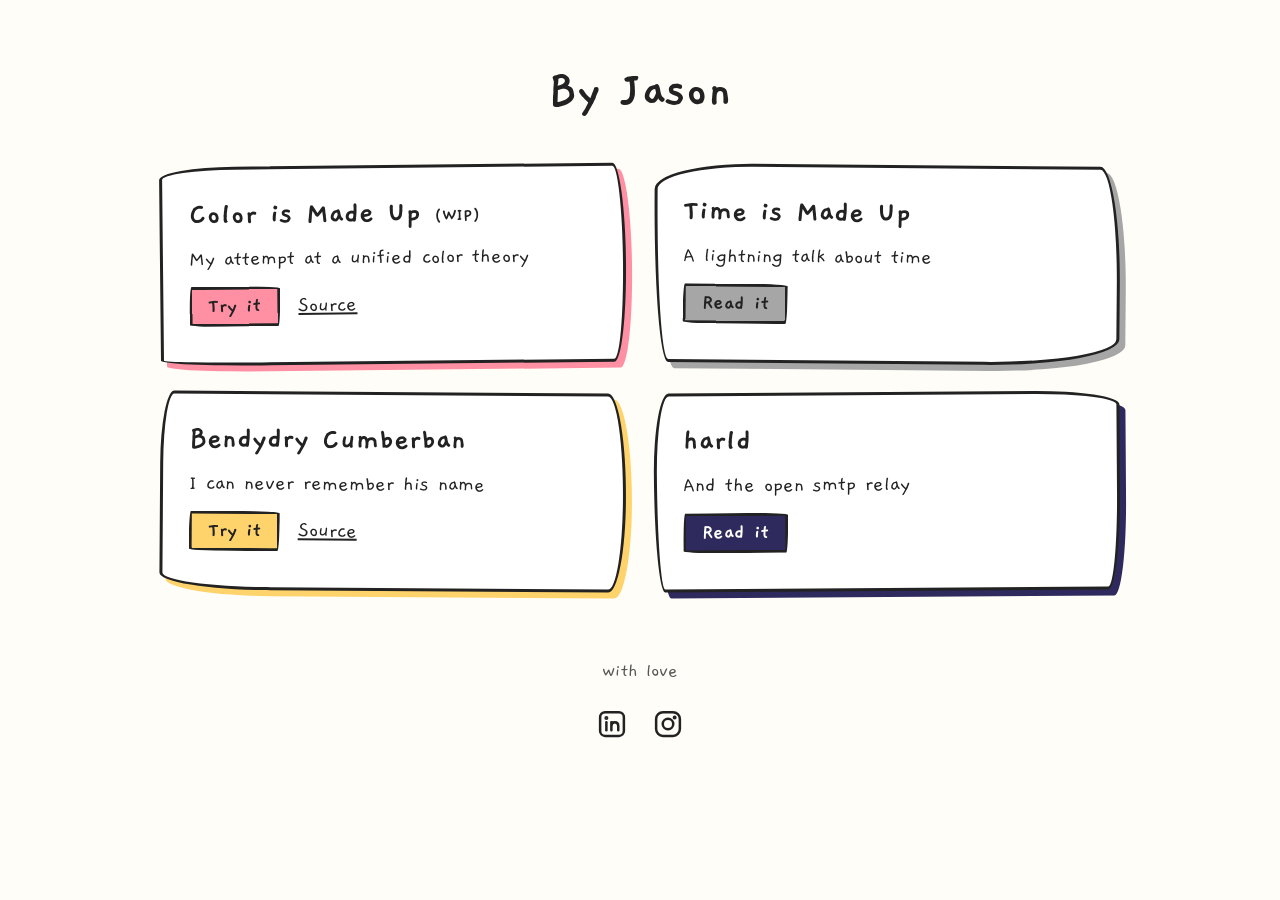
<file: index.html>
<!DOCTYPE html>
<html lang="en">
<head>
  <meta charset="utf-8">
  <meta name="viewport" content="width=device-width, initial-scale=1">
  <meta name="color-scheme" content="only light">
  <title>Jason · Projects</title>
  <meta name="description" content="Small things Jason has built: interactives, games and silly web toys.">
  <script>
    // Keep the page hidden until its font and tile layout are ready (script.js
    // reveals it), and never for more than 3 seconds. Without JavaScript the
    // class is never added, so the page shows straight away.
    document.documentElement.classList.add('loading');
    setTimeout(function () { document.documentElement.classList.remove('loading'); }, 3000);
  </script>
  <link rel="preconnect" href="https://fonts.googleapis.com">
  <link rel="preconnect" href="https://fonts.gstatic.com" crossorigin>
  <link href="https://fonts.googleapis.com/css2?family=Gaegu:wght@400;700&display=swap" rel="stylesheet">
  <link rel="stylesheet" href="style.css?v=21">
</head>
<body>
  <header>
    <h1>By Jason</h1>
  </header>

  <main class="grid">

    <article class="card" style="--accent: #ff8fa3; --tilt: -0.6deg;">
      <h2>Color is Made Up <span class="wip">(WIP)</span></h2>
      <p class="desc">My attempt at a unified color theory</p>
      <p class="actions">
        <a class="button" href="https://jasonwdon.github.io/color/">Try it</a>
        <a href="https://github.com/jasonwdon/color">Source</a>
      </p>
    </article>

    <article class="card" style="--accent: #a6a6a6; --tilt: 0.5deg;">
      <h2>Time is Made Up</h2>
      <p class="desc">A lightning talk about time</p>
      <p class="actions">
        <a class="button" href="https://jasonwdon.github.io/time/">Read it</a>
      </p>
    </article>

    <article class="card" style="--accent: #ffd36b; --tilt: 0.4deg;">
      <h2>Bendydry Cumberban</h2>
      <p class="desc">I can never remember his name</p>
      <p class="actions">
        <a class="button" href="https://jasonwdon.github.io/bendydry_demo/">Try it</a>
        <a href="https://github.com/jasonwdon/bendydry_demo">Source</a>
      </p>
    </article>

    <article class="card" style="--accent: #2e2a5e; --tilt: -0.4deg;">
      <h2>harld</h2>
      <p class="desc">And the open smtp relay</p>
      <p class="actions">
        <a class="button on-dark" href="https://jasonwdon.github.io/harld/">Read it</a>
      </p>
    </article>

  </main>

  <footer>
    <p>with love</p>
    <p class="social">
      <a href="https://www.linkedin.com/in/jason-don/" target="_blank" rel="noopener" aria-label="LinkedIn" title="LinkedIn">
        <svg viewBox="0 0 24 24" width="30" height="30" aria-hidden="true" fill="none" stroke="currentColor" stroke-width="2" stroke-linecap="round" stroke-linejoin="round">
          <rect x="2.5" y="2.5" width="19" height="19" rx="4"/>
          <line x1="7.5" y1="10.5" x2="7.5" y2="17"/>
          <circle cx="7.5" cy="7.2" r="0.6" fill="currentColor"/>
          <path d="M11.5 17v-6.5M11.5 13.5c0-2 1.3-3 2.8-3s2.7 1 2.7 3V17"/>
        </svg>
      </a>
      <a href="https://www.instagram.com/jason.on.a.snowboard/" target="_blank" rel="noopener" aria-label="Instagram" title="Instagram">
        <svg viewBox="0 0 24 24" width="30" height="30" aria-hidden="true" fill="none" stroke="currentColor" stroke-width="2" stroke-linecap="round" stroke-linejoin="round">
          <rect x="2.5" y="2.5" width="19" height="19" rx="5.5"/>
          <circle cx="12" cy="12" r="4.2"/>
          <circle cx="17.3" cy="6.7" r="0.6" fill="currentColor"/>
        </svg>
      </a>
    </p>
  </footer>
  <script src="script.js?v=8"></script>
</body>
</html>
</file>
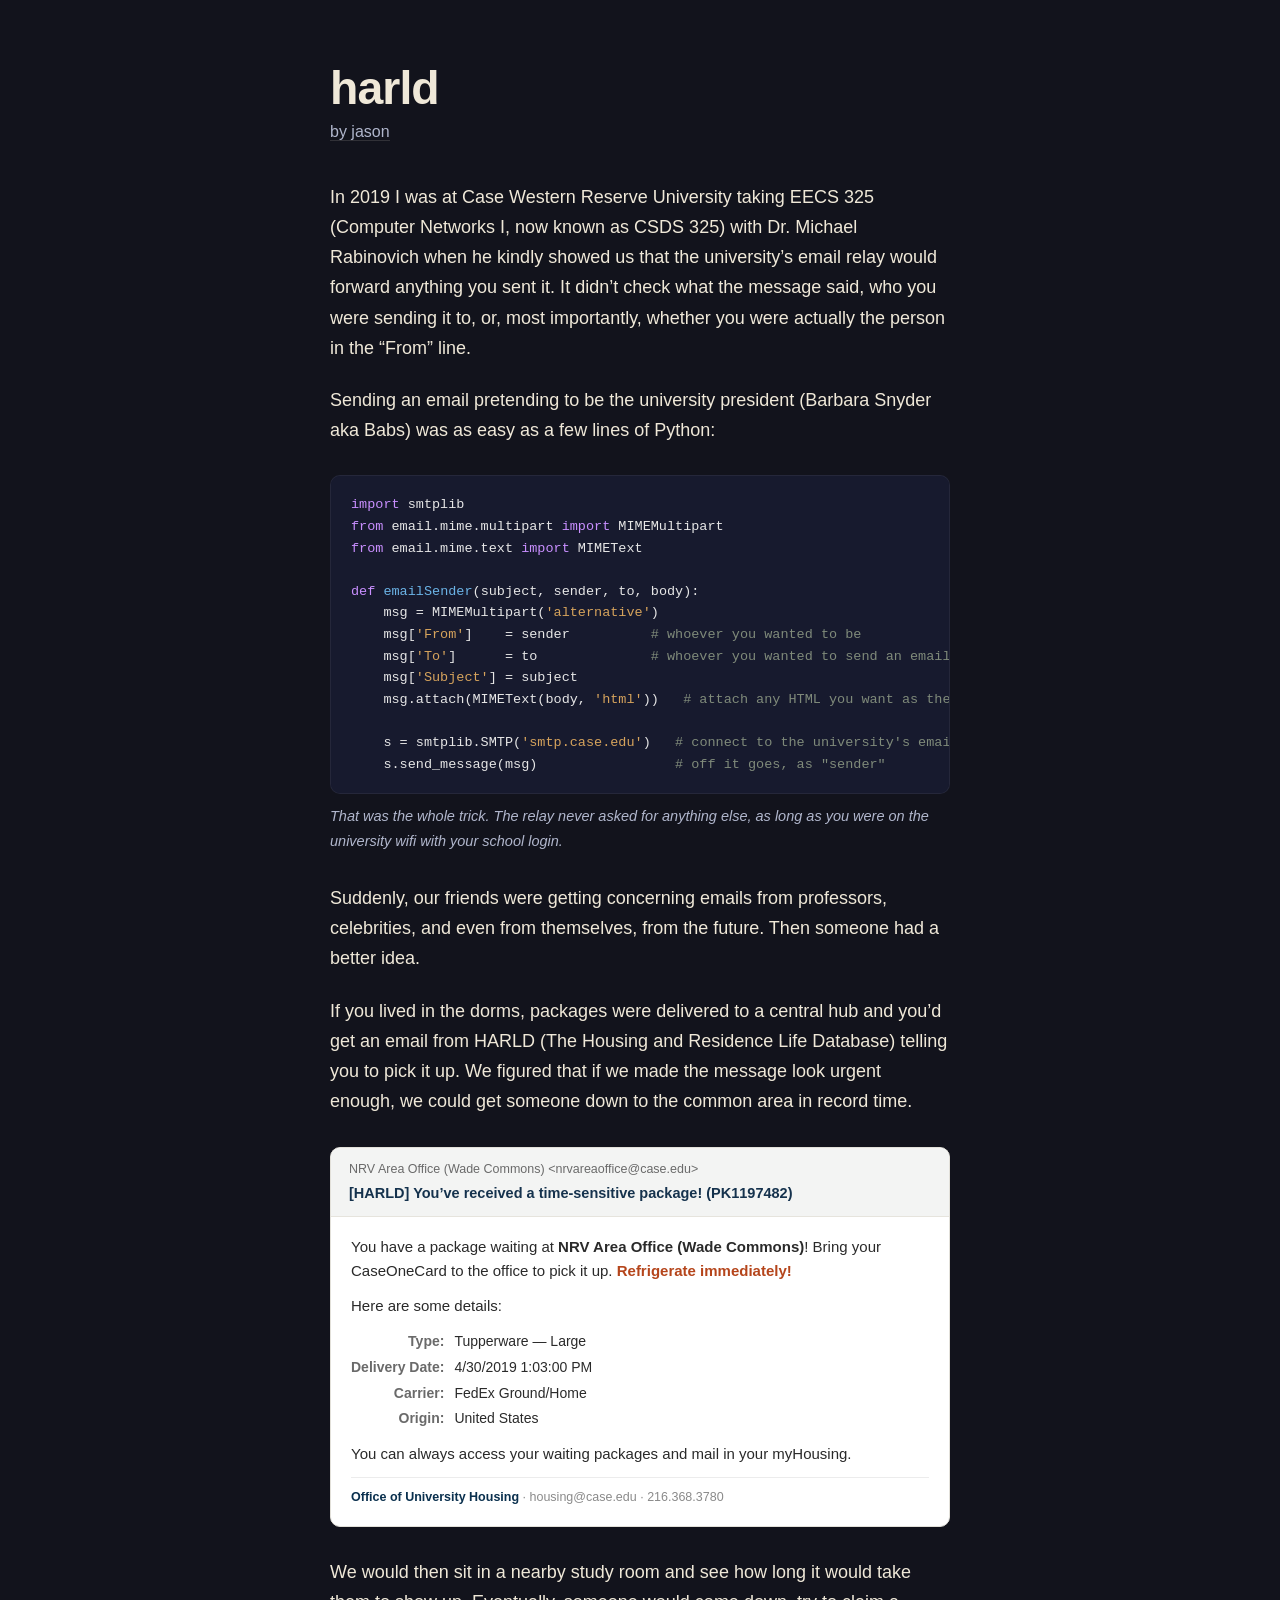
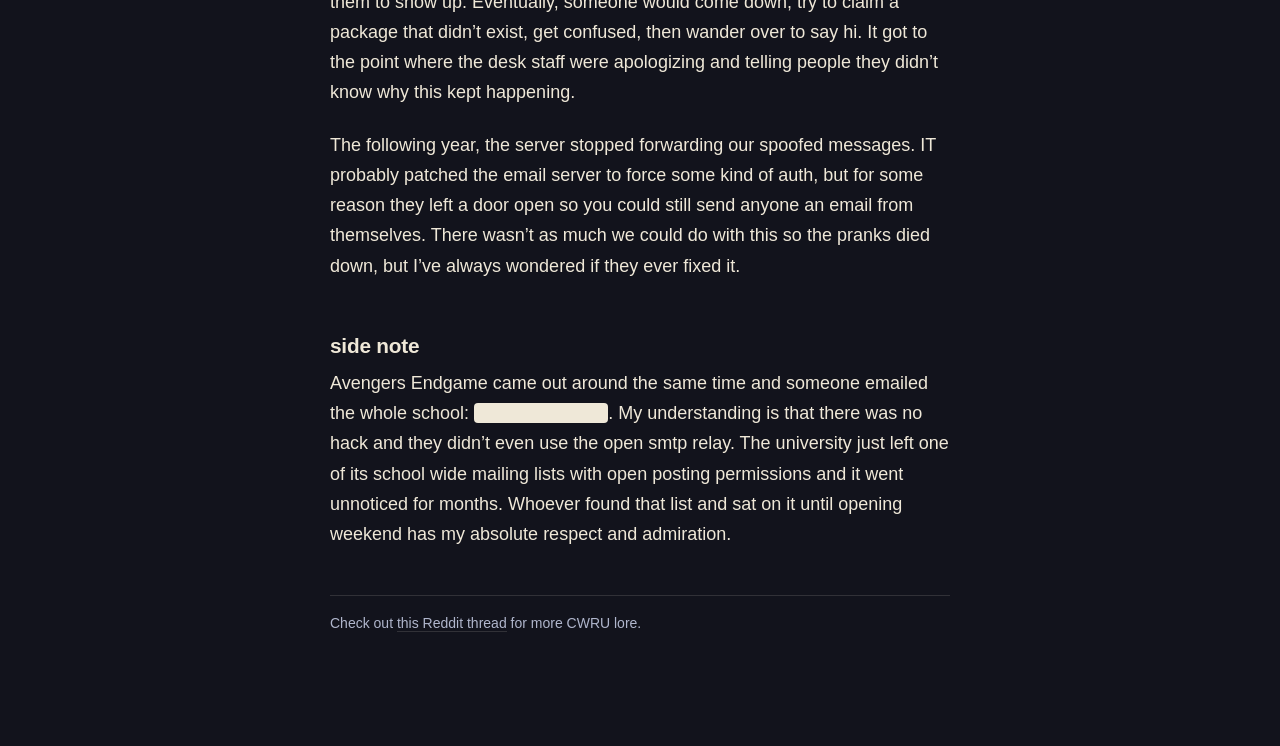
<file: harld/index.html>
<!doctype html>
<html lang="en">
<head>
<meta charset="utf-8">
<meta name="viewport" content="width=device-width, initial-scale=1">
<meta name="color-scheme" content="only dark">
<meta name="theme-color" content="#12131c">
<title>harld</title>
<meta name="description" content="The time we found out we could email anyone at school as anyone.">
<style>
  /* One look only: near-black with a hint of blue, cream text and warm links.
     The flat color is about what a faint grain over #0c0d18 averages to,
     taken a touch darker. */
  :root{
    --bg:#12131c;
    --fg:#efe8d8;
    --muted:#b0b6cc;
    --rule:color-mix(in srgb, #efe8d8 14%, transparent);
    --link:#e9a86b;
    --link-hover:#f0bf8c;
    --code:#171a2e;
    --mono: ui-monospace, SFMono-Regular, Menlo, Consolas, monospace;
    --sans: ui-sans-serif, -apple-system, BlinkMacSystemFont, "Segoe UI", Helvetica, Arial, sans-serif;
    color-scheme: only dark;
  }
  *{box-sizing:border-box;}
  html,body{margin:0;padding:0;}
  html{scrollbar-gutter:stable both-edges;}
  body{
    background:var(--bg); color:var(--fg);
    font-family:var(--sans); font-size:18px; line-height:1.68;
    -webkit-font-smoothing:antialiased;
  }
  .wrap{max-width:660px; margin:0 auto; padding:64px 20px 88px;}
  h1{
    font-size:clamp(2.1rem, 7vw, 2.9rem); line-height:1.05;
    letter-spacing:-0.02em; margin:0 0 6px; font-weight:800;
  }
  .byline{margin:0 0 36px; font-size:16px; color:var(--muted);}
  .byline a{
    color:var(--muted); text-decoration:none;
    border-bottom:1px solid var(--rule); cursor:pointer;
  }
  .byline a:hover{color:var(--link); border-bottom-color:var(--link);}
  h2{font-size:1.3rem; letter-spacing:-0.01em; margin:48px 0 4px; font-weight:700;}
  p{margin:0 0 22px;}
  a{color:var(--link); text-decoration:none; cursor:pointer;
    border-bottom:1px solid color-mix(in srgb, var(--link) 35%, transparent);}
  a:hover{color:var(--link-hover); border-bottom-color:var(--link-hover);}

  /* code figure */
  figure{margin:30px 0;}
  pre.code{
    background:var(--code); color:#e6e6e6; font-family:var(--mono);
    font-size:13.5px; line-height:1.6; margin:0; padding:18px 20px;
    border-radius:10px; overflow-x:auto;
    border:1px solid rgba(255,255,255,0.06);
  }
  pre.code .c{color:#7f8a7a;}      /* comment */
  pre.code .s{color:#d6a35c;}      /* string  */
  pre.code .k{color:#c98fff;}      /* keyword */
  pre.code .f{color:#6bb3e6;}      /* name    */
  figcaption{color:var(--muted); font-size:14.5px; margin-top:10px; font-style:italic;}

  /* rendered email mock */
  .email{
    background:#ffffff; color:#2a2a2a; border:1px solid #e2e0d9;
    border-radius:10px; padding:0; overflow:hidden; font-size:15px; line-height:1.55;
    box-shadow:0 1px 0 rgba(0,0,0,0.03);
  }
  .email .ehead{background:#f3f4f3; padding:12px 18px; border-bottom:1px solid #e6e4dd;}
  .email .efrom{font-size:12.5px; color:#6a6a6a;}
  .email .esubj{font-size:14.5px; font-weight:700; color:#15324d; margin-top:3px;}
  .email .ebody{padding:18px 20px;}
  .email p{margin:0 0 12px; color:#2a2a2a;}
  .email table{border-collapse:collapse; margin:4px 0 10px; font-size:14px;}
  .email th{text-align:right; color:#6a6a6a; font-weight:600; padding:2px 10px 2px 0; white-space:nowrap; vertical-align:top;}
  .email td{padding:2px 0;}
  .email .efoot{border-top:1px solid #ececec; margin-top:6px; padding-top:10px; font-size:12.5px; color:#8a8a8a;}
  .email .efoot b{color:#0a304e; font-weight:600;}
  .email .tag{color:#b5451b; font-weight:600;}

  /* spoiler (click to toggle) */
  .spoiler{
    cursor:pointer; background:var(--fg); color:transparent;
    border-radius:4px; padding:0 4px; white-space:nowrap;
    -webkit-user-select:none; user-select:none;
    transition:background .15s ease, color .15s ease;
  }
  .spoiler:hover{opacity:.88;}
  .spoiler.revealed{background:color-mix(in srgb, var(--link) 16%, transparent); color:var(--fg);}

  .footnote{
    margin-top:46px; padding-top:16px; border-top:1px solid var(--rule);
    font-size:14px; color:var(--muted);
  }
  .footnote a{color:var(--muted); border-bottom-color:var(--rule);}
  .footnote a:hover{color:var(--link); border-bottom-color:var(--link);}
</style>
</head>
<body>
<article class="wrap">

  <h1>harld</h1>
  <p class="byline"><a href="https://jasonwdon.github.io/">by jason</a></p>

  <p>In 2019 I was at Case Western Reserve University taking EECS 325 (Computer Networks I, now known as CSDS 325) with Dr. Michael Rabinovich when he kindly showed us that the university&rsquo;s email relay would forward anything you sent it. It didn&rsquo;t check what the message said, who you were sending it to, or, most importantly, whether you were actually the person in the &ldquo;From&rdquo; line.</p>

  <p>Sending an email pretending to be the university president (Barbara Snyder aka Babs) was as easy as a few lines of Python:</p>

  <figure>
    <pre class="code"><span class="k">import</span> smtplib
<span class="k">from</span> email.mime.multipart <span class="k">import</span> MIMEMultipart
<span class="k">from</span> email.mime.text <span class="k">import</span> MIMEText

<span class="k">def</span> <span class="f">emailSender</span>(subject, sender, to, body):
    msg = MIMEMultipart(<span class="s">'alternative'</span>)
    msg[<span class="s">'From'</span>]    = sender          <span class="c"># whoever you wanted to be</span>
    msg[<span class="s">'To'</span>]      = to              <span class="c"># whoever you wanted to send an email to</span>
    msg[<span class="s">'Subject'</span>] = subject
    msg.attach(MIMEText(body, <span class="s">'html'</span>))   <span class="c"># attach any HTML you want as the body</span>

    s = smtplib.SMTP(<span class="s">'smtp.case.edu'</span>)   <span class="c"># connect to the university's email server</span>
    s.send_message(msg)                 <span class="c"># off it goes, as "sender"</span></pre>
    <figcaption>That was the whole trick. The relay never asked for anything else, as long as you were on the university wifi with your school login.</figcaption>
  </figure>

  <p>Suddenly, our friends were getting concerning emails from professors, celebrities, and even from themselves, from the future. Then someone had a better idea.</p>

  <p>If you lived in the dorms, packages were delivered to a central hub and you&rsquo;d get an email from HARLD (The Housing and Residence Life Database) telling you to pick it up. We figured that if we made the message look urgent enough, we could get someone down to the common area in record time.</p>

  <figure>
    <div class="email">
      <div class="ehead">
        <div class="efrom">NRV Area Office (Wade Commons) &lt;nrvareaoffice@case.edu&gt;</div>
        <div class="esubj">[HARLD] You&rsquo;ve received a time-sensitive package! (PK1197482)</div>
      </div>
      <div class="ebody">
        <p>You have a package waiting at <b>NRV Area Office (Wade Commons)</b>! Bring your CaseOneCard to the office to pick it up. <span class="tag">Refrigerate immediately!</span></p>
        <p>Here are some details:</p>
        <table><tbody>
          <tr><th>Type:</th><td>Tupperware &mdash; Large</td></tr>
          <tr><th>Delivery Date:</th><td>4/30/2019 1:03:00 PM</td></tr>
          <tr><th>Carrier:</th><td>FedEx Ground/Home</td></tr>
          <tr><th>Origin:</th><td>United States</td></tr>
        </tbody></table>
        <p>You can always access your waiting packages and mail in your myHousing.</p>
        <div class="efoot"><b>Office of University Housing</b> &middot; housing@case.edu &middot; 216.368.3780</div>
      </div>
    </div>
  </figure>

  <p>We would then sit in a nearby study room and see how long it would take them to show up. Eventually, someone would come down, try to claim a package that didn&rsquo;t exist, get confused, then wander over to say hi. It got to the point where the desk staff were apologizing and telling people they didn&rsquo;t know why this kept happening.</p>

  <p>The following year, the server stopped forwarding our spoofed messages. IT probably patched the email server to force some kind of auth, but for some reason they left a door open so you could still send anyone an email from themselves. There wasn&rsquo;t as much we could do with this so the pranks died down, but I&rsquo;ve always wondered if they ever fixed it.</p>

  <h2>side note</h2>

  <p>Avengers Endgame came out around the same time and someone emailed the whole school: <span class="spoiler">Tony Stark Dies</span>. My understanding is that there was no hack and they didn&rsquo;t even use the open smtp relay. The university just left one of its school wide mailing lists with open posting permissions and it went unnoticed for months. Whoever found that list and sat on it until opening weekend has my absolute respect and admiration.</p>

  <p class="footnote">Check out <a href="https://www.reddit.com/r/cwru/comments/1khqari/craziest_lore_youve_ever_heard_at_case/">this Reddit thread</a> for more CWRU lore.</p>

</article>

<script>
  document.querySelectorAll('.spoiler').forEach(function(el){
    el.setAttribute('role','button');
    el.setAttribute('tabindex','0');
    el.setAttribute('aria-label','spoiler, click to reveal');
    el.setAttribute('title','click to reveal');
    el.addEventListener('click', function(){ el.classList.toggle('revealed'); });
    el.addEventListener('keydown', function(e){
      if(e.key==='Enter' || e.key===' '){ e.preventDefault(); el.classList.toggle('revealed'); }
    });
  });
</script>
</body>
</html>
</file>
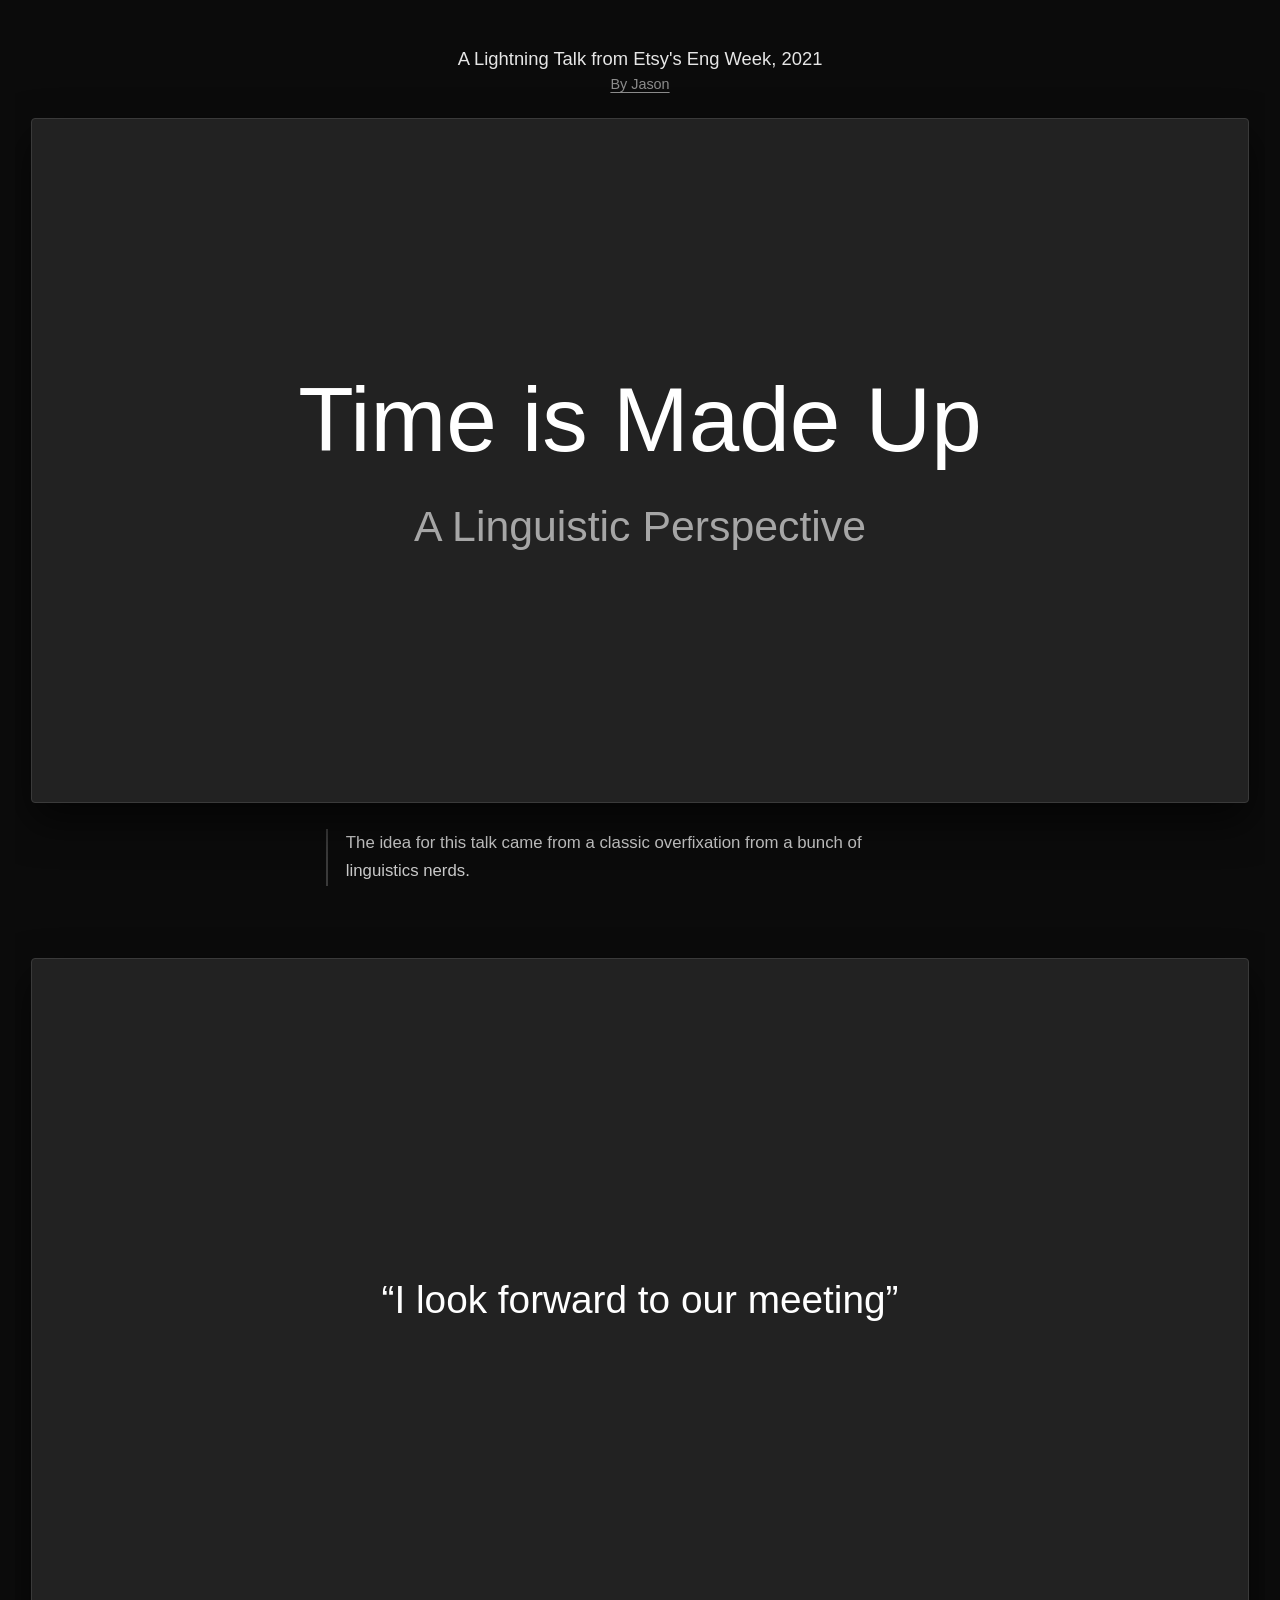
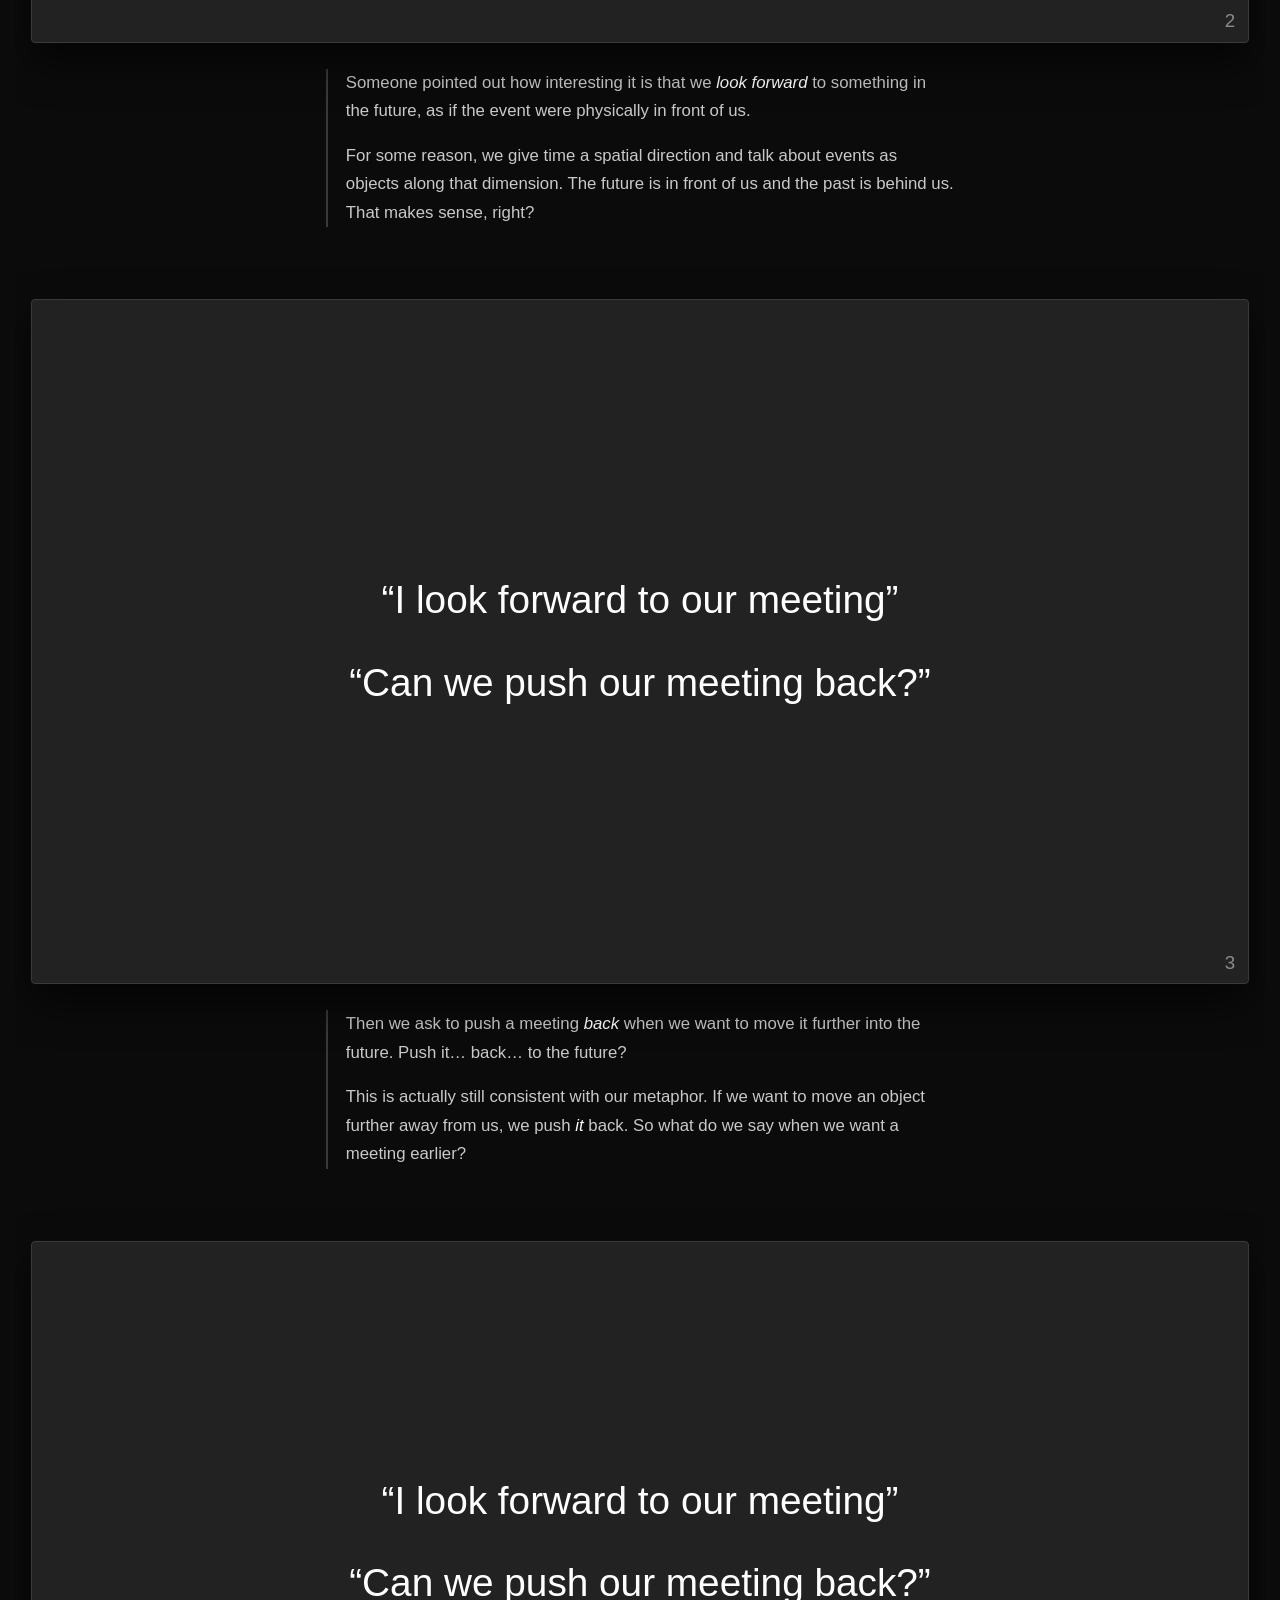
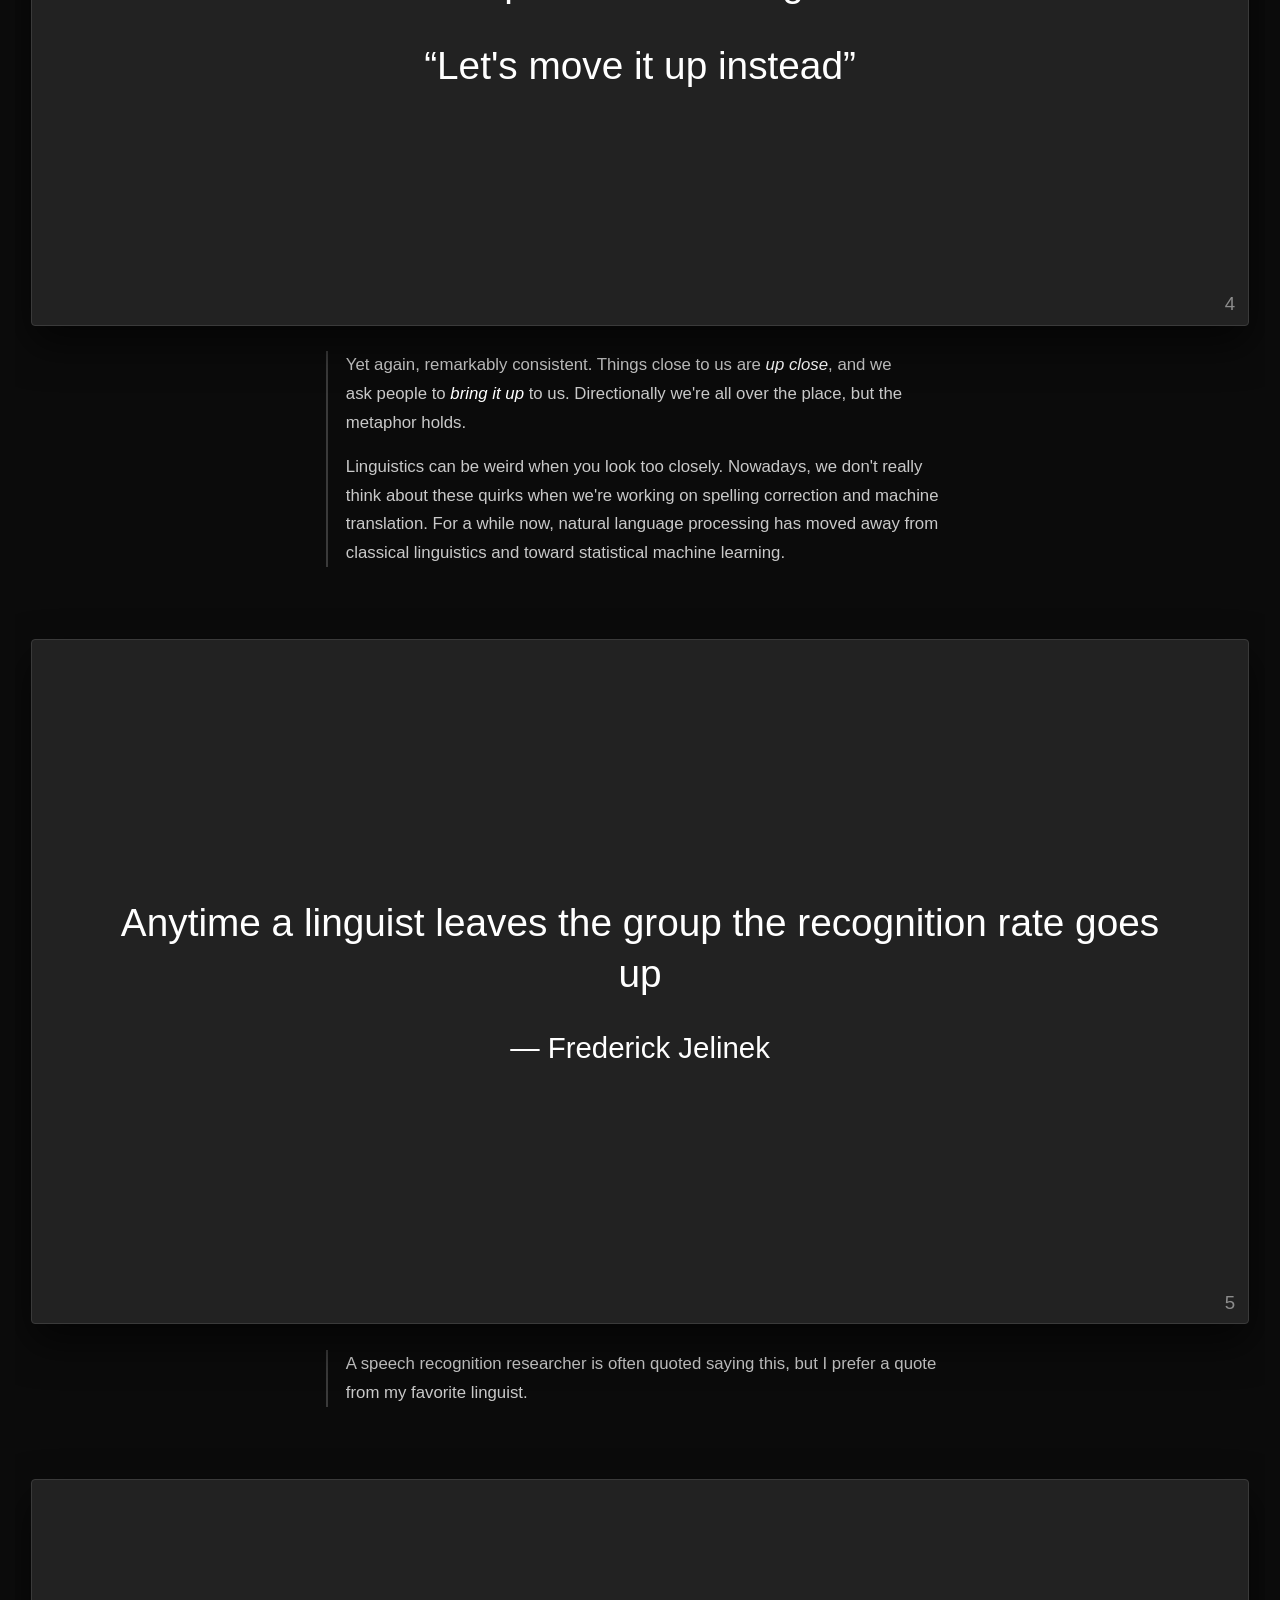
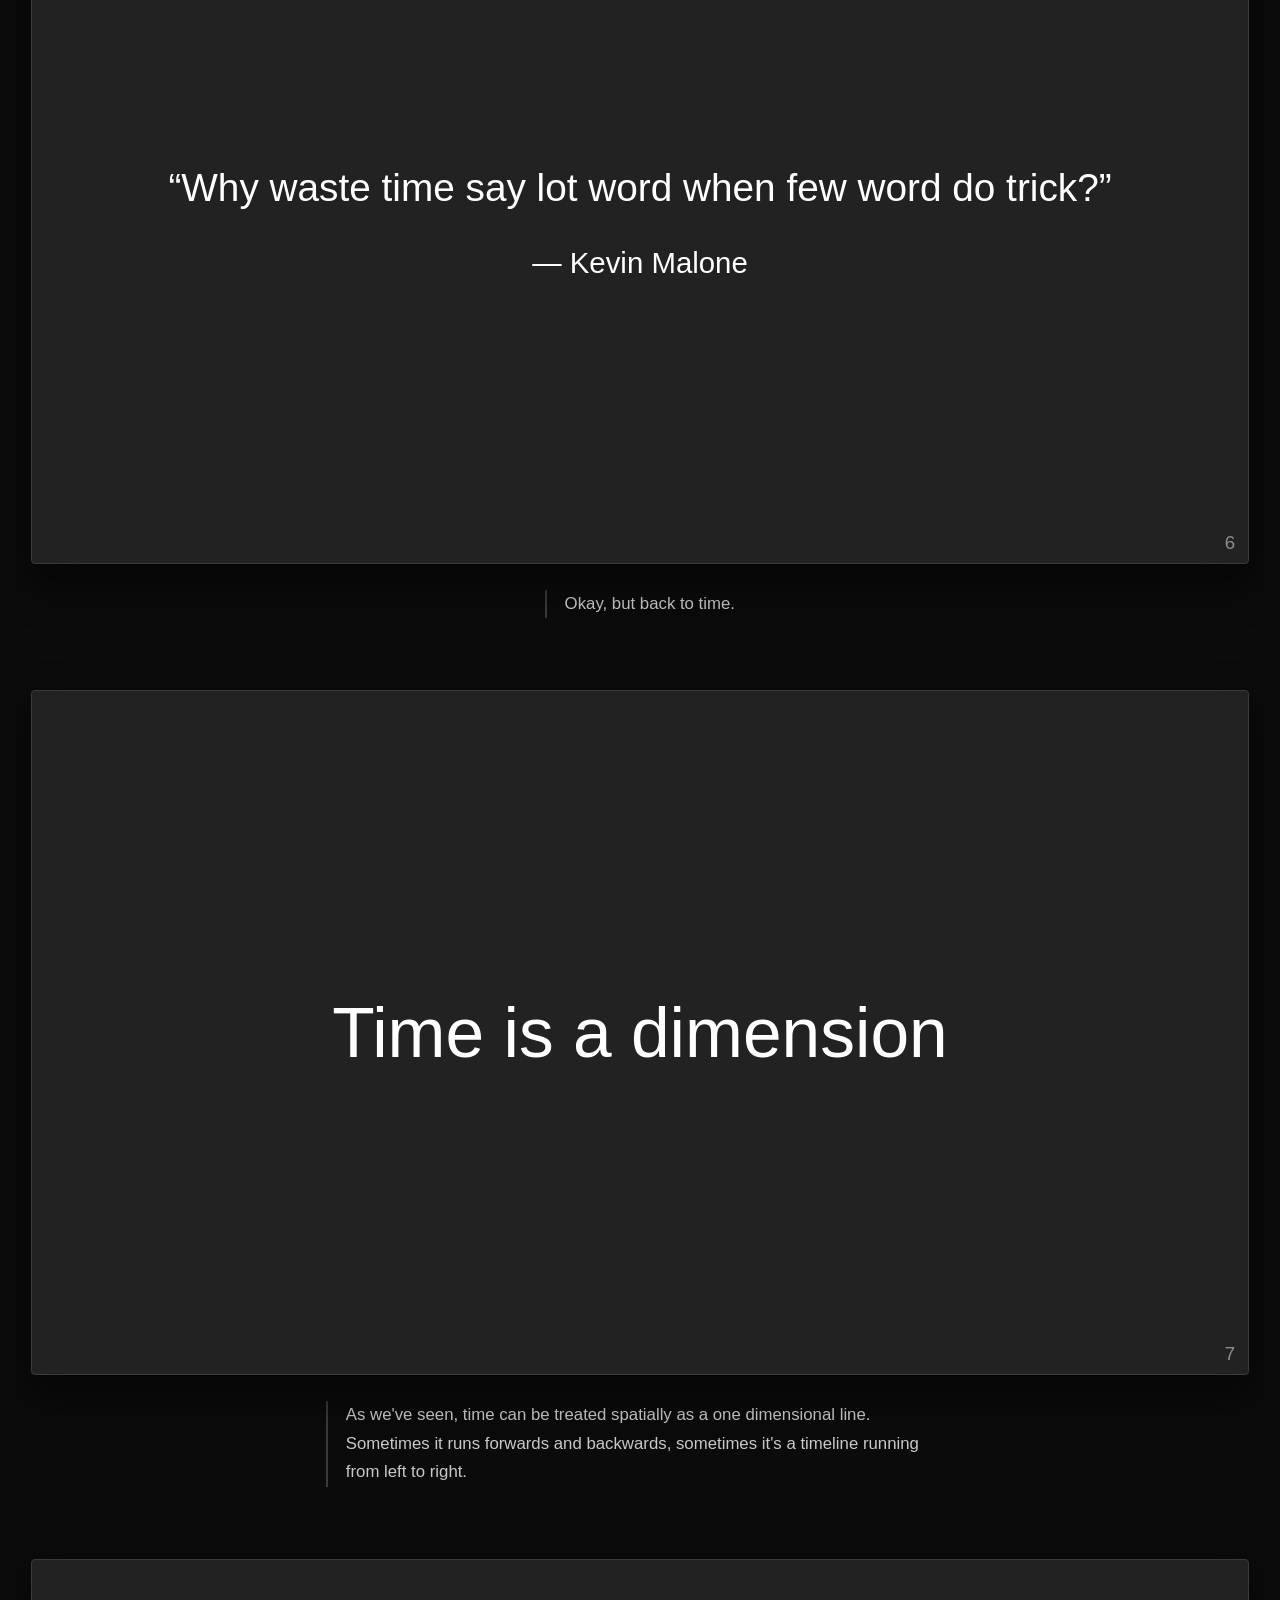
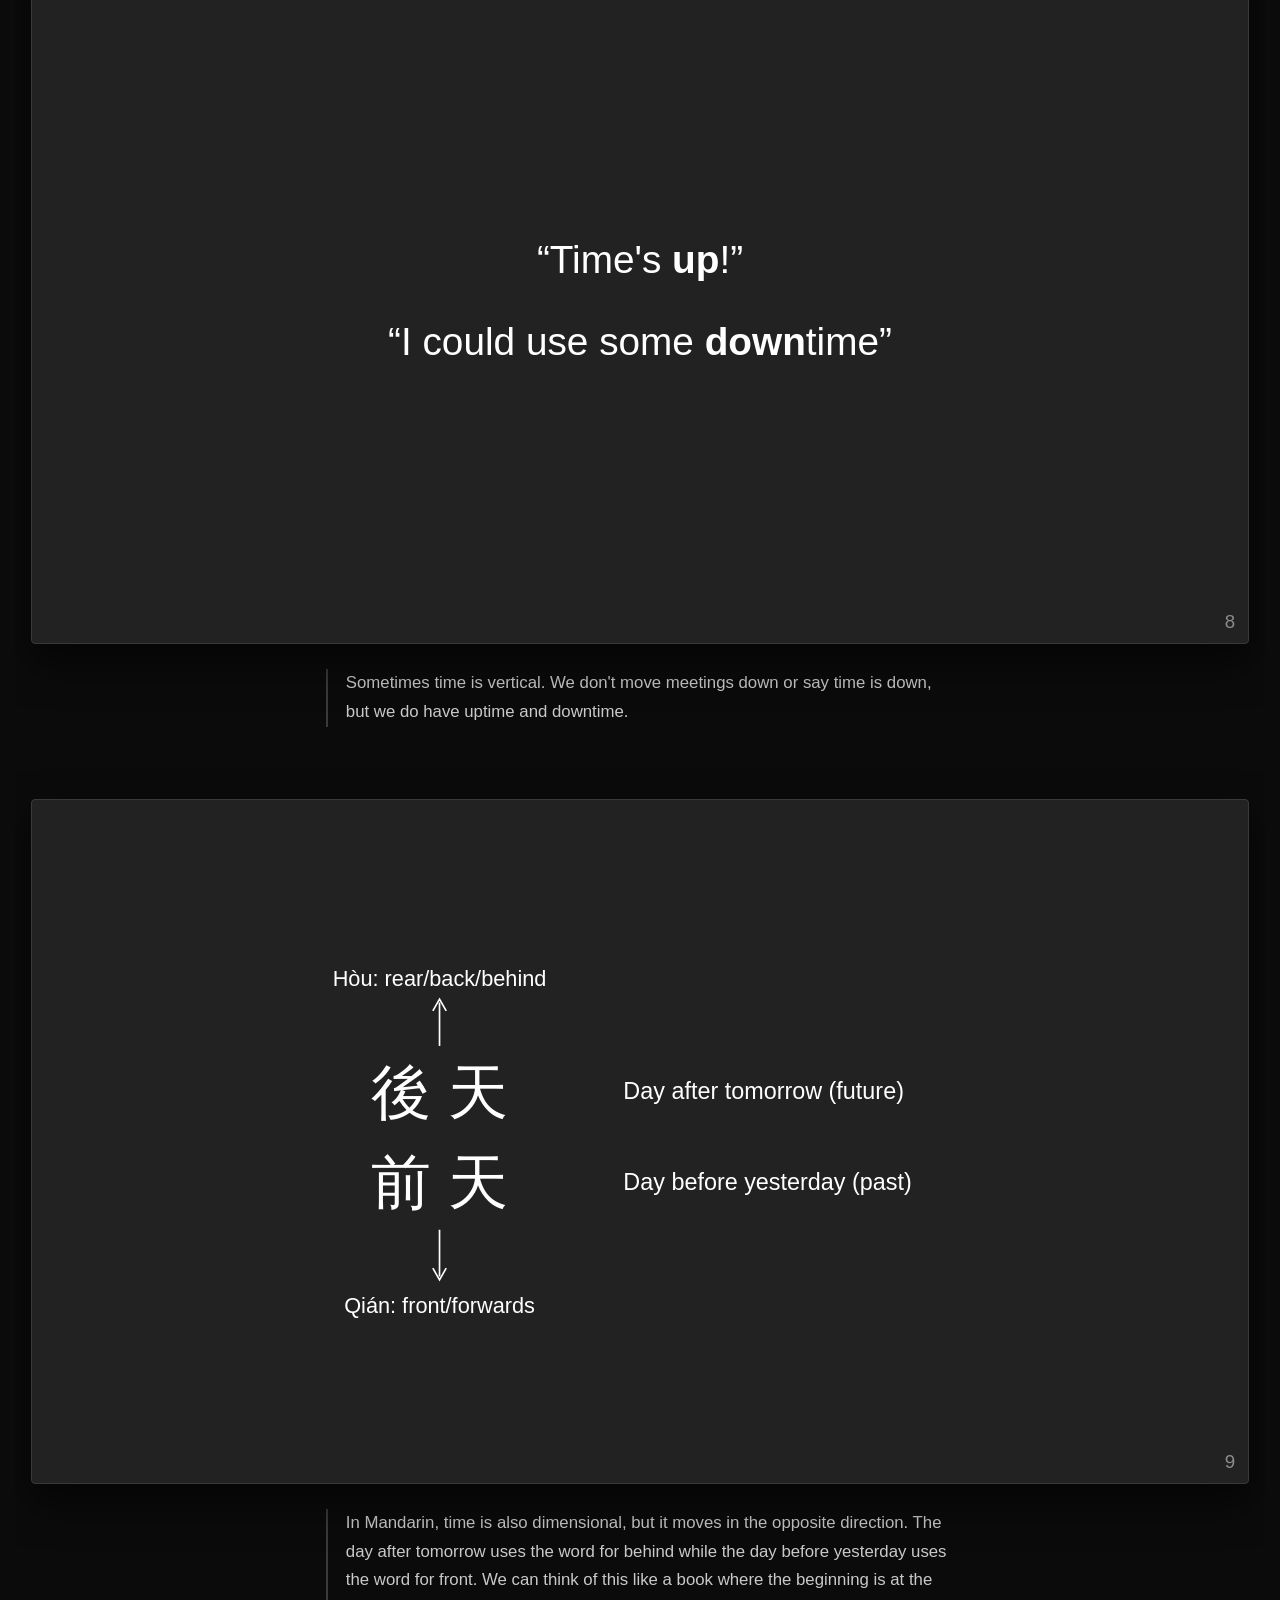
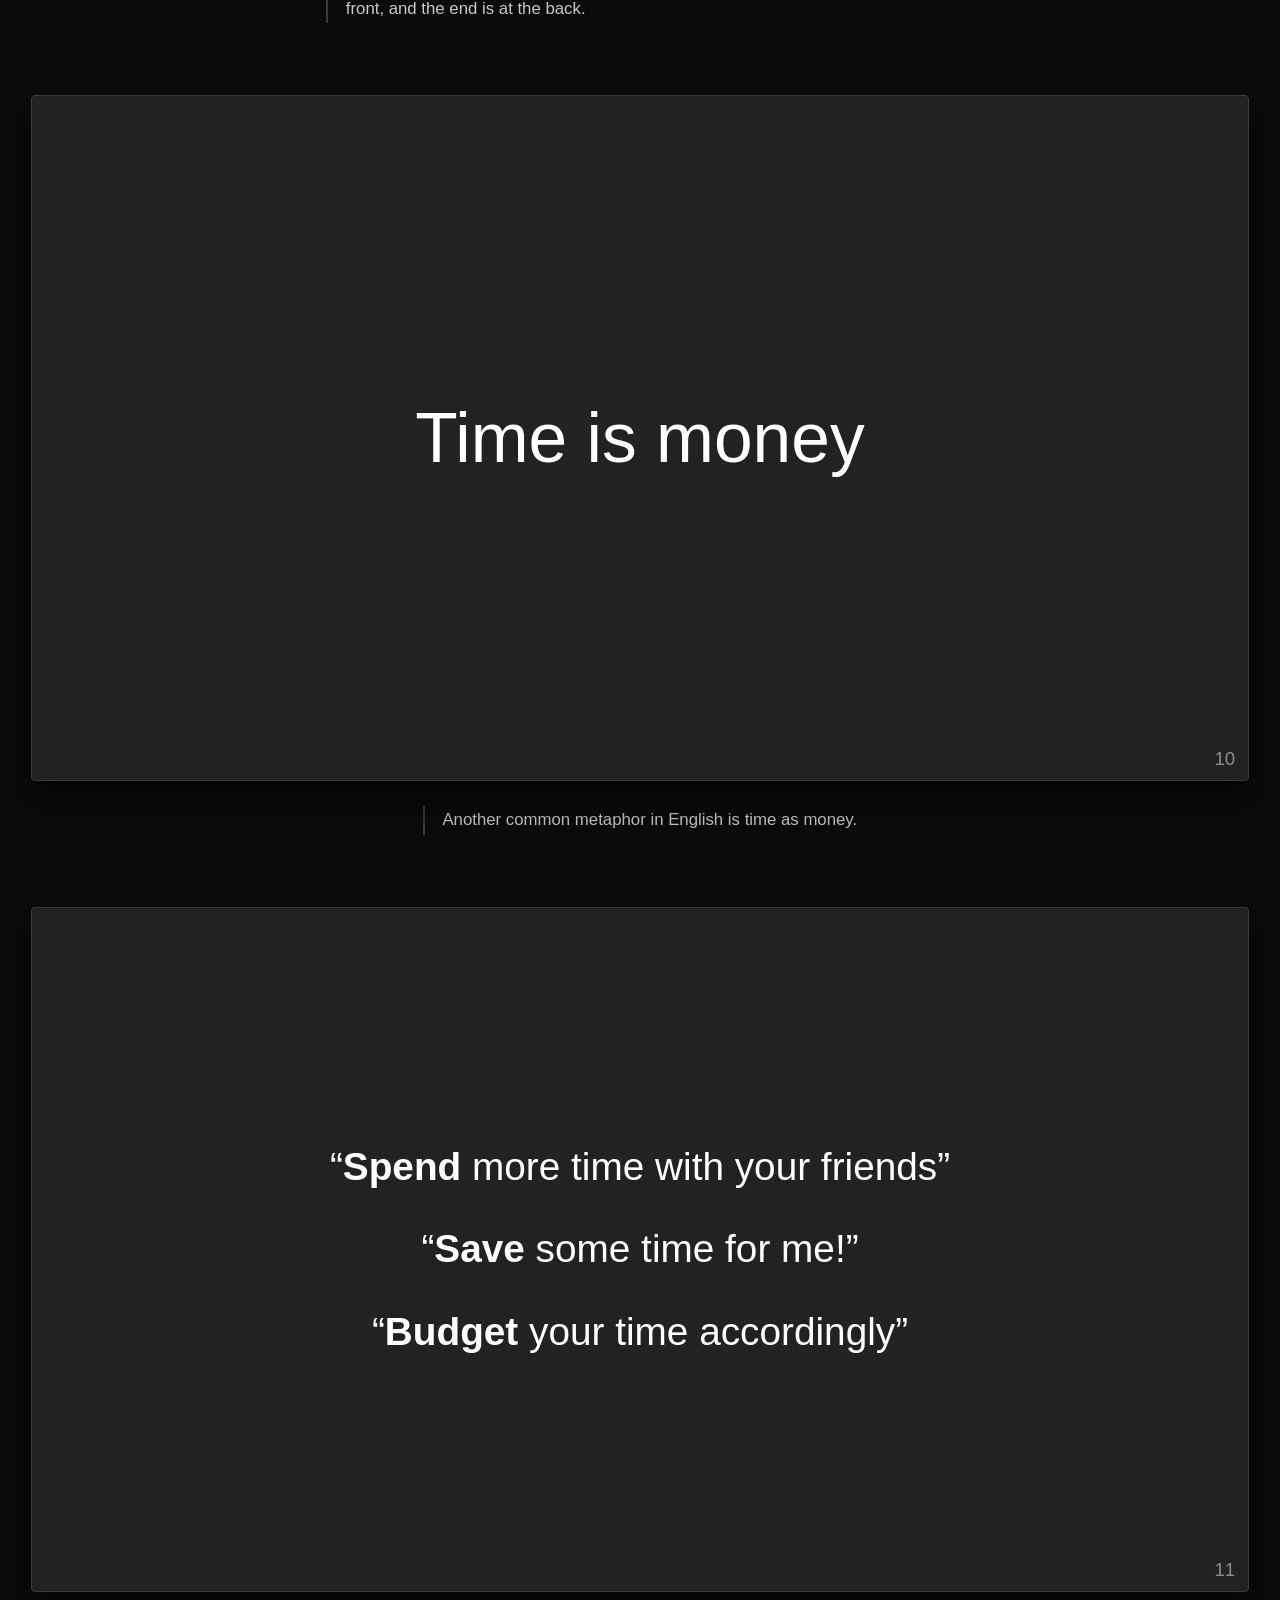
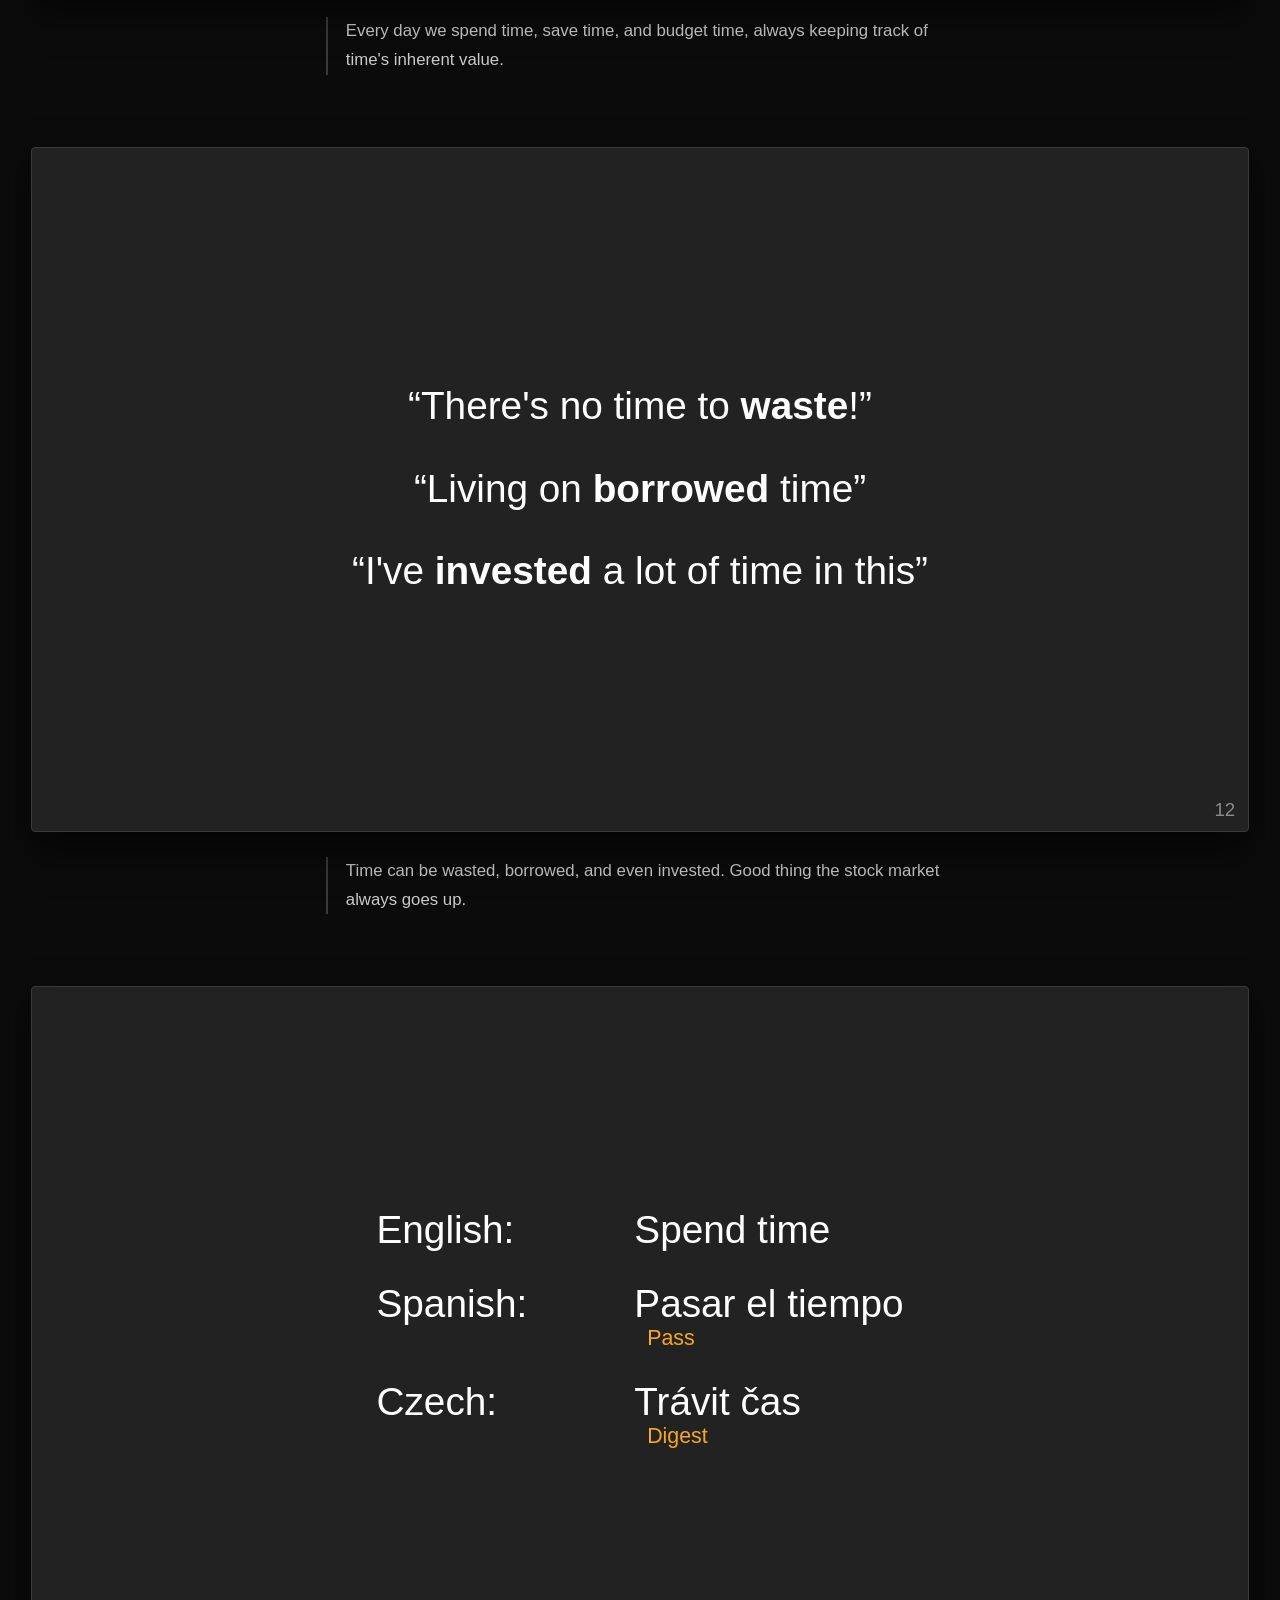
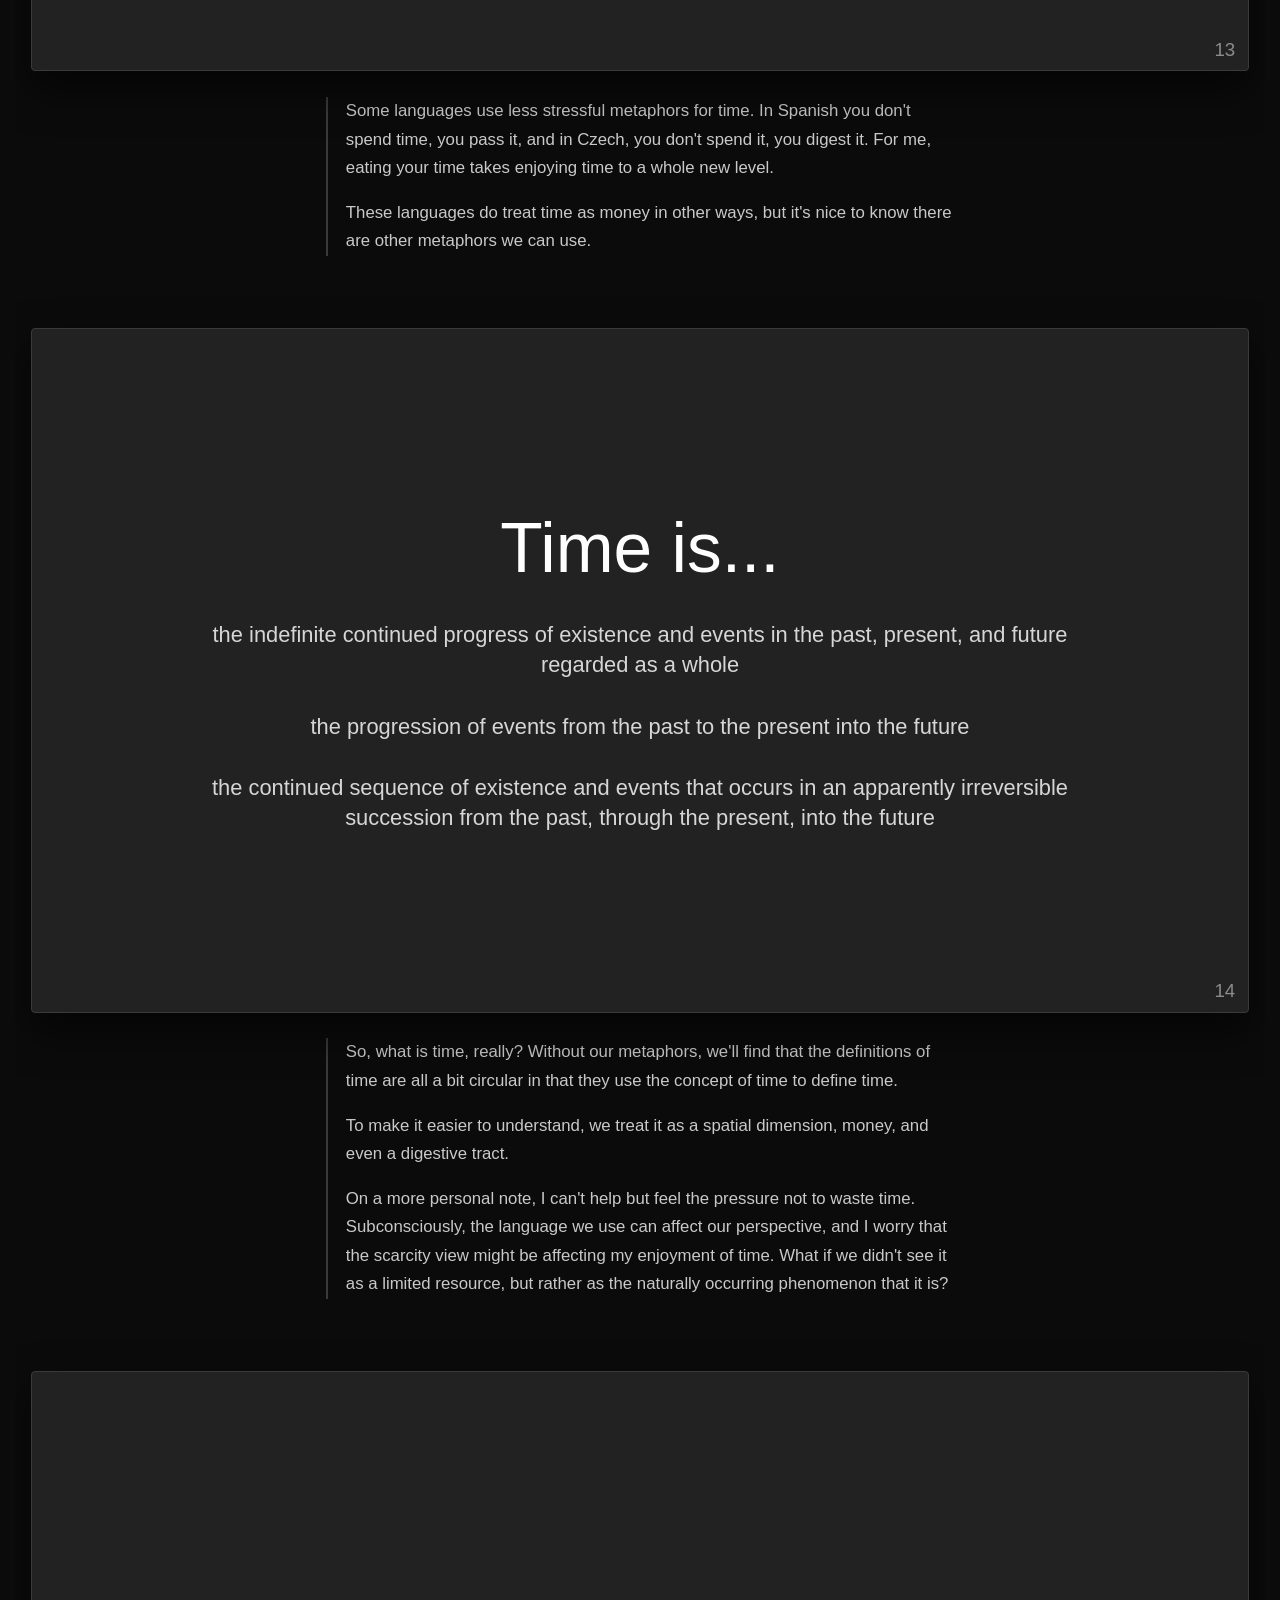
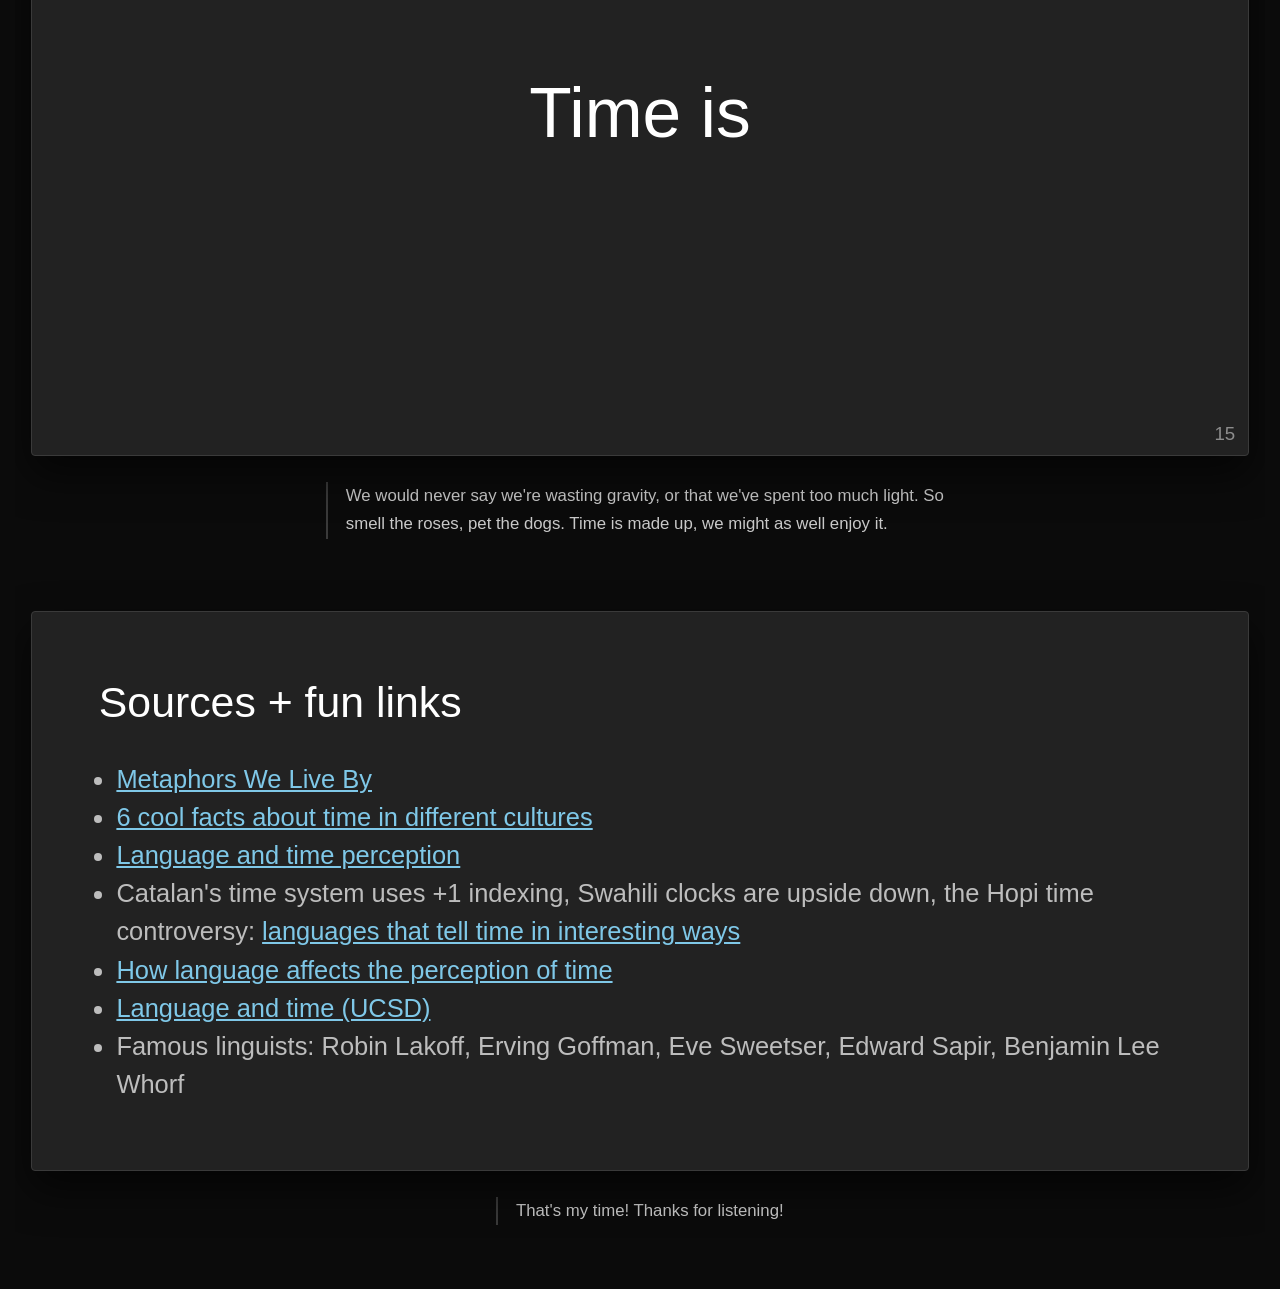
<file: time/index.html>
<!DOCTYPE html>
<html lang="en">
<head>
<meta charset="utf-8">
<meta name="viewport" content="width=device-width, initial-scale=1, viewport-fit=cover">
<meta name="color-scheme" content="only dark">
<title>Time is Made Up</title>
<meta name="description" content="A lightning talk on the metaphors we use for time.">
<meta property="og:title" content="Time is Made Up">
<meta property="og:description" content="A lightning talk on the metaphors we use for time.">
<meta property="og:type" content="article">
<meta property="og:url" content="https://jasonwdon.github.io/time/">
<style>
/* Layout: one column. Each "slide" is a framed charcoal panel echoing the original deck; the talk sits under it as plain prose on black. Single dark look by choice. */
:root{
  --bg:#0B0B0B; --slide:#222222; --slide-edge:#3A3A3A; --fg:#FFFFFF; --talk:#C9C9C9; --muted:#8C8C8C; --gloss:#F5A623; --link:#7FC8E8;
  --font:Arial, "Helvetica Neue", Helvetica, "Liberation Sans", sans-serif;
  color-scheme:only dark;
}
html{scrollbar-gutter:stable both-edges;background:var(--bg)}
body{margin:0;background:var(--bg);color:var(--fg);font-family:var(--font);
  padding-left:max(16px,env(safe-area-inset-left,0px));padding-right:max(16px,env(safe-area-inset-right,0px))}
.col{max-width:46rem;margin:0 auto;padding-block:3rem 4rem;display:flex;flex-direction:column;gap:4.5rem}

.block{display:flex;flex-direction:column;gap:1.6rem}
.slide{background:var(--slide);border:1px solid var(--slide-edge);border-radius:4px;aspect-ratio:16/9;max-width:100%;
  display:flex;flex-direction:column;justify-content:center;align-items:center;text-align:center;gap:clamp(.6rem,2vw,1.2rem);
  padding:clamp(1.2rem,4vw,2.5rem);box-shadow:0 18px 40px rgba(0,0,0,.6);position:relative}
.slide .n{position:absolute;right:.8rem;bottom:.6rem;font-size:.7rem;color:var(--muted);font-variant-numeric:tabular-nums}
.slide h1{font-weight:400;font-size:clamp(2rem,7vw,3.4rem);margin:0;line-height:1.1}
.slide .sub{font-size:clamp(1.05rem,3.4vw,1.6rem);color:#A6A6A6;margin:0}
.masthead{display:flex;flex-direction:column;align-items:center;gap:.4rem;text-align:center;margin-bottom:-2.9rem}
.masthead .ctx{font-size:1.15rem;color:#E6E6E6;margin:0}
.masthead .by{font-size:.9rem;color:var(--muted);text-decoration:underline;text-decoration-color:var(--muted);text-underline-offset:.2em;cursor:pointer;transition:color .15s ease,text-decoration-color .15s ease}
.masthead .by:hover{color:var(--fg);text-decoration-color:currentColor}
.slide .big{font-size:clamp(1.6rem,5.5vw,2.6rem);margin:0}
.slide .q{font-size:clamp(1rem,3.2vw,1.45rem);margin:0;line-height:1.3}
.slide .q.sm{font-size:clamp(.9rem,2.6vw,1.1rem)}
.slide b{font-weight:700}
.slide .cite{font-size:clamp(.85rem,2.6vw,1.1rem);margin:0;align-self:center}
.slide .tiny{font-size:clamp(.7rem,2vw,.82rem);color:#D6D6D6;max-width:34rem;margin:0;line-height:1.35}

.talk{max-width:38rem;font-size:1.05rem;line-height:1.7;color:var(--talk);padding-left:1.1rem;border-left:2px solid var(--slide-edge)}
.talk p{margin:0 0 1rem;text-wrap:pretty}.talk p:last-child{margin:0}
.talk em{color:var(--fg)}

.verbs{display:grid;grid-template-columns:auto auto;gap:clamp(.6rem,2.4vw,1.1rem) clamp(1.5rem,7vw,4rem);text-align:left;align-items:start}
.verbs div{font-size:clamp(1rem,3.4vw,1.45rem)}
.verbs span{display:block;font-size:clamp(.65rem,2vw,.8rem);color:var(--gloss);margin-left:.6em}

.slide svg{width:100%;max-width:30rem;height:auto}
.slide svg text{font-family:var(--font)}

.sources{align-items:stretch;text-align:left;justify-content:flex-start;aspect-ratio:auto}
.sources h2{font-weight:400;font-size:clamp(1.1rem,3.6vw,1.6rem);margin:0}
.sources ul{margin:0;padding-left:1.1rem;font-size:clamp(.8rem,2.4vw,.95rem);color:#BDBDBD;line-height:1.5}
.sources li{overflow-wrap:anywhere}
a{color:var(--link)}
a:focus-visible{outline:2px solid var(--link);outline-offset:2px}

.end{color:var(--muted);font-size:.85rem;text-align:center}

/* Wider screens: slides grow to fill most of the viewport (16:9), leaving room for the talk text below, and everything is centered. Phones keep the layout above. */
:root{--vh:1vh}
@supports (height:100svh){:root{--vh:1svh}}
@media (min-width:40rem){
  .talk{width:fit-content;margin-inline:auto}
}
@media (min-width:48rem) and (min-height:30rem){
  :root{--sw:min(calc(100vw - 2rem), calc((100 * var(--vh) - 13rem) * 16 / 9))}
  .col{max-width:none}
  .block{align-items:center}
  .slide{box-sizing:border-box;width:min(100%, var(--sw));gap:max(.6rem, calc(var(--sw) * .0261));padding:max(1.2rem, calc(var(--sw) * .0543))}
  .slide .n{font-size:max(.7rem, calc(var(--sw) * .0152))}
  .slide h1{font-size:max(2rem, calc(var(--sw) * .0739))}
  .slide .sub{font-size:max(1.05rem, calc(var(--sw) * .0348))}
  .slide .big{font-size:max(1.6rem, calc(var(--sw) * .0565))}
  .slide .q{font-size:max(1rem, calc(var(--sw) * .0315))}
  .slide .q.sm{font-size:max(.9rem, calc(var(--sw) * .0239))}
  .slide .cite{font-size:max(.85rem, calc(var(--sw) * .0239))}
  .slide .tiny{font-size:max(.7rem, calc(var(--sw) * .0178));max-width:calc(var(--sw) * .739)}
  .verbs{gap:max(.6rem, calc(var(--sw) * .0239)) max(1.5rem, calc(var(--sw) * .087))}
  .verbs div{font-size:max(1rem, calc(var(--sw) * .0315))}
  .verbs span{font-size:max(.65rem, calc(var(--sw) * .0174))}
  .slide svg{max-width:calc(var(--sw) * .652)}
  .sources h2{font-size:max(1.1rem, calc(var(--sw) * .0348))}
  .sources ul{font-size:max(.8rem, calc(var(--sw) * .0207))}
}
</style>
</head>
<body>
<div class="col">

<header class="masthead">
  <p class="ctx">A Lightning Talk from Etsy's Eng Week, 2021</p>
  <a class="by" href="/">By Jason</a>
</header>

<div class="block">
  <div class="slide">
    <h1>Time is Made Up</h1>
    <p class="sub">A Linguistic Perspective</p>
  </div>
  <div class="talk"><p>The idea for this talk came from a classic overfixation from a bunch of linguistics nerds.</p></div>
</div>

<div class="block">
  <div class="slide"><p class="q">“I look forward to our meeting”</p><span class="n">2</span></div>
  <div class="talk">
    <p>Someone pointed out how interesting it is that we <em>look forward</em> to something in the future, as if the event were physically in front of us.</p>
    <p>For some reason, we give time a spatial direction and talk about events as objects along that dimension. The future is in front of us and the past is behind us. That makes sense, right?</p>
  </div>
</div>

<div class="block">
  <div class="slide"><p class="q">“I look forward to our meeting”</p><p class="q">“Can we push our meeting back?”</p><span class="n">3</span></div>
  <div class="talk">
    <p>Then we ask to push a meeting <em>back</em> when we want to move it further into the future. Push it… back… to the future?</p>
    <p>This is actually still consistent with our metaphor. If we want to move an object further away from us, we push <em>it</em> back. So what do we say when we want a meeting earlier?</p>
  </div>
</div>

<div class="block">
  <div class="slide"><p class="q">“I look forward to our meeting”</p><p class="q">“Can we push our meeting back?”</p><p class="q">“Let's move it up instead”</p><span class="n">4</span></div>
  <div class="talk">
    <p>Yet again, remarkably consistent. Things close to us are <em>up close</em>, and we ask people to <em>bring it up</em> to us. Directionally we're all over the place, but the metaphor holds.</p>
    <p>Linguistics can be weird when you look too closely. Nowadays, we don't really think about these quirks when we're working on spelling correction and machine translation. For a while now, natural language processing has moved away from classical linguistics and toward statistical machine learning.</p>
  </div>
</div>

<div class="block">
  <div class="slide"><p class="q">Anytime a linguist leaves the group the recognition rate goes up</p><p class="cite">— Frederick Jelinek</p><span class="n">5</span></div>
  <div class="talk"><p>A speech recognition researcher is often quoted saying this, but I prefer a quote from my favorite linguist.</p></div>
</div>

<div class="block">
  <div class="slide"><p class="q">“Why waste time say lot word when few word do trick?”</p><p class="cite">— Kevin Malone</p><span class="n">6</span></div>
  <div class="talk"><p>Okay, but back to time.</p></div>
</div>

<div class="block">
  <div class="slide"><p class="big">Time is a dimension</p><span class="n">7</span></div>
  <div class="talk"><p>As we've seen, time can be treated spatially as a one dimensional line. Sometimes it runs forwards and backwards, sometimes it's a timeline running from left to right.</p></div>
</div>

<div class="block">
  <div class="slide"><p class="q">“Time's <b>up</b>!”</p><p class="q">“I could use some <b>down</b>time”</p><span class="n">8</span></div>
  <div class="talk"><p>Sometimes time is vertical. We don't move meetings down or say time is down, but we do have uptime and downtime.</p></div>
</div>

<div class="block">
  <div class="slide">
    <svg viewBox="0 0 480 230" role="img" aria-labelledby="mdT">
      <title id="mdT">後天 hòu tiān, day after tomorrow, uses hòu meaning behind. 前天 qián tiān, day before yesterday, uses qián meaning front.</title>
      <text x="120" y="22" fill="#FFFFFF" font-size="13" text-anchor="middle">Hòu: rear/back/behind</text>
      <line x1="120" y1="58" x2="120" y2="32" stroke="#FFFFFF" stroke-width="1"/><path d="M116,37 L120,30 L124,37" fill="none" stroke="#FFFFFF"/>
      <text x="120" y="98" fill="#FFFFFF" font-size="36" text-anchor="middle">後 天</text>
      <text x="230" y="90" fill="#FFFFFF" font-size="14">Day after tomorrow (future)</text>
      <text x="120" y="152" fill="#FFFFFF" font-size="36" text-anchor="middle">前 天</text>
      <text x="230" y="144" fill="#FFFFFF" font-size="14">Day before yesterday (past)</text>
      <line x1="120" y1="168" x2="120" y2="196" stroke="#FFFFFF" stroke-width="1"/><path d="M116,191 L120,198 L124,191" fill="none" stroke="#FFFFFF"/>
      <text x="120" y="218" fill="#FFFFFF" font-size="13" text-anchor="middle">Qián: front/forwards</text>
    </svg>
    <span class="n">9</span>
  </div>
  <div class="talk"><p>In Mandarin, time is also dimensional, but it moves in the opposite direction. The day after tomorrow uses the word for behind while the day before yesterday uses the word for front. We can think of this like a book where the beginning is at the front, and the end is at the back.</p></div>
</div>

<div class="block">
  <div class="slide"><p class="big">Time is money</p><span class="n">10</span></div>
  <div class="talk"><p>Another common metaphor in English is time as money.</p></div>
</div>

<div class="block">
  <div class="slide"><p class="q">“<b>Spend</b> more time with your friends”</p><p class="q">“<b>Save</b> some time for me!”</p><p class="q">“<b>Budget</b> your time accordingly”</p><span class="n">11</span></div>
  <div class="talk"><p>Every day we spend time, save time, and budget time, always keeping track of time's inherent value.</p></div>
</div>

<div class="block">
  <div class="slide"><p class="q">“There's no time to <b>waste</b>!”</p><p class="q">“Living on <b>borrowed</b> time”</p><p class="q">“I've <b>invested</b> a lot of time in this”</p><span class="n">12</span></div>
  <div class="talk"><p>Time can be wasted, borrowed, and even invested. Good thing the stock market always goes up.</p></div>
</div>

<div class="block">
  <div class="slide">
    <div class="verbs">
      <div>English:</div><div>Spend time</div>
      <div>Spanish:</div><div>Pasar el tiempo<span>Pass</span></div>
      <div>Czech:</div><div>Trávit čas<span>Digest</span></div>
    </div>
    <span class="n">13</span>
  </div>
  <div class="talk">
    <p>Some languages use less stressful metaphors for time. In Spanish you don't spend time, you pass it, and in Czech, you don't spend it, you digest it. For me, eating your time takes enjoying time to a whole new level.</p>
    <p>These languages do treat time as money in other ways, but it's nice to know there are other metaphors we can use.</p>
  </div>
</div>

<div class="block">
  <div class="slide">
    <p class="big">Time is...</p>
    <p class="tiny">the indefinite continued progress of existence and events in the past, present, and future regarded as a whole</p>
    <p class="tiny">the progression of events from the past to the present into the future</p>
    <p class="tiny">the continued sequence of existence and events that occurs in an apparently irreversible succession from the past, through the present, into the future</p>
    <span class="n">14</span>
  </div>
  <div class="talk">
    <p>So, what is time, really? Without our metaphors, we'll find that the definitions of time are all a bit circular in that they use the concept of time to define time.</p>
    <p>To make it easier to understand, we treat it as a spatial dimension, money, and even a digestive tract.</p>
    <p>On a more personal note, I can't help but feel the pressure not to waste time. Subconsciously, the language we use can affect our perspective, and I worry that the scarcity view might be affecting my enjoyment of time. What if we didn't see it as a limited resource, but rather as the naturally occurring phenomenon that it is?</p>
  </div>
</div>

<div class="block">
  <div class="slide"><p class="big">Time is</p><span class="n">15</span></div>
  <div class="talk"><p>We would never say we're wasting gravity, or that we've spent too much light. So smell the roses, pet the dogs. Time is made up, we might as well enjoy it.</p></div>
</div>

<div class="block">
  <div class="slide sources">
    <h2>Sources + fun links</h2>
    <ul>
      <li><a href="https://en.wikipedia.org/wiki/Metaphors_We_Live_By">Metaphors We Live By</a></li>
      <li><a href="https://www.k-international.com/blog/time-in-different-languages-and-cultures/">6 cool facts about time in different cultures</a></li>
      <li><a href="https://www.popsci.com/language-time-perception/">Language and time perception</a></li>
      <li>Catalan's time system uses +1 indexing, Swahili clocks are upside down, the Hopi time controversy: <a href="https://www.quora.com/Which-languages-tell-the-time-in-interesting-ways">languages that tell time in interesting ways</a></li>
      <li><a href="https://www.babbel.com/en/magazine/language-affect-perception-time">How language affects the perception of time</a></li>
      <li><a href="http://language.ucsd.edu/papers/language-time.pdf">Language and time (UCSD)</a></li>
      <li>Famous linguists: Robin Lakoff, Erving Goffman, Eve Sweetser, Edward Sapir, Benjamin Lee Whorf</li>
    </ul>
  </div>
  <div class="talk"><p>That's my time! Thanks for listening!</p></div>
</div>

</div>
</body>
</html>
</file>
<file: style.css>
:root {
  --ink: #222;
  --muted: #555;
  --paper: #fffdf7;
  --card: #ffffff;
  /* one look only: no dark mode, and no browser auto-darkening */
  color-scheme: only light;
}

* { box-sizing: border-box; }

/* keep content centered in the window when a scrollbar shows */
html { scrollbar-gutter: stable both-edges; }

/* hidden while the font loads (see the script in index.html's head), then
   faded in; the paper background shows the whole time */
body > * { transition: opacity .2s ease; }
html.loading body > * { opacity: 0; }
@media (prefers-reduced-motion: reduce) { body > * { transition: none; } }

body {
  margin: 0;
  padding: 0 16px;
  background: var(--paper);
  color: var(--ink);
  font-family: 'Gaegu', 'Comic Sans MS', cursive;
  font-size: 22px;
  line-height: 1.35;
}

header, main, footer {
  max-width: 960px;
  margin: 0 auto;
}

header {
  text-align: center;
  padding: 56px 0 32px;
}

h1 {
  font-size: 3.2rem;
  margin: 0 0 8px;
}

.tagline {
  margin: 0;
  color: var(--muted);
}

a {
  color: var(--ink);
  cursor: pointer;
}

/* keep the pointer over the icons' drawn lines too */
.social a svg { pointer-events: none; }

.grid {
  display: grid;
  /* two tiles across at most, and only when each tile is at least
     --tile-min wide: the widest title or description on one line, measured
     by script.js. Otherwise every tile drops to one column together. */
  grid-template-columns: repeat(auto-fit,
    minmax(min(100%, max(var(--tile-min, 280px), calc((100% - 28px) / 2))), 1fr));
  /* every row as tall as the tallest tile, so all tiles match and the
     buttons at their feet line up */
  grid-auto-rows: 1fr;
  gap: 28px;
}

/* a tile is never wider than one of two across at full width
   ((960px - 28px gap) / 2), so a single column keeps that width, centred */
.grid > .card { width: 100%; max-width: max(466px, var(--tile-min, 0px)); justify-self: center; }

.card {
  position: relative;
  background: var(--card);
  border: 3px solid var(--ink);
  /* uneven radii give a hand-drawn wobble; script.js gives each tile its own */
  border-radius: var(--shape, 255px 15px 225px 15px / 15px 225px 15px 255px);
  padding: 24px 26px;
  transform: rotate(var(--tilt, 0deg));
  box-shadow: 6px 6px 0 var(--accent, #ddd);
  transition: transform 0.18s ease, box-shadow 0.18s ease;
  display: flex;
  flex-direction: column;
}

/* lift the tile off the page: it rises up-left while its shadow stays put.
   Only with a mouse: on a touch screen a hover sticks after scrolling. */
@media (hover: hover) and (pointer: fine) {
  .card:hover {
    transform: rotate(var(--tilt, 0deg)) translate(-3px, -4px);
    box-shadow: 9px 10px 0 var(--accent, #ddd);
  }
}

@media (prefers-reduced-motion: reduce) {
  .card { transition: none; }
}

.card h2 {
  margin: 0 0 8px;
  font-size: 2rem;
}

/* a small "(WIP)" beside a title, so the title still fits on one line */
.card h2 .wip { font-size: 0.6em; }

.card p { margin: 0 0 12px; }

.tags {
  list-style: none;
  padding: 0;
  margin: 0 0 16px;
  display: flex;
  flex-wrap: wrap;
  gap: 6px;
}

.tags li {
  font-size: 0.8em;
  padding: 0 10px;
  border: 2px solid var(--ink);
  border-radius: 12px 4px 12px 4px;
  background: var(--accent, #eee);
}

.actions {
  margin-top: auto;
  display: flex;
  align-items: center;
  gap: 18px;
}

.button {
  text-decoration: none;
  font-weight: 700;
  padding: 2px 16px;
  border: 3px solid var(--ink);
  border-radius: 15px 255px 15px 225px / 225px 15px 255px 15px;
  background: var(--accent, #eee);
}

.button:focus-visible { background: var(--ink); color: var(--paper); }
@media (hover: hover) and (pointer: fine) {
  .button:hover { background: var(--ink); color: var(--paper); }
}

/* a button on a dark tile color (harld's navy) flips to light on hover */
.button.on-dark { color: var(--paper); }
.button.on-dark:focus-visible { background: var(--paper); color: var(--accent); }
@media (hover: hover) and (pointer: fine) {
  .button.on-dark:hover { background: var(--paper); color: var(--accent); }
}

/* the tile's main button stretches an invisible layer over the whole tile,
   so a click anywhere on it opens the project */
.button::after {
  content: "";
  position: absolute;
  inset: 0;
}

/* other links on the tile (like Source) sit above that layer */
.actions a:not(.button) {
  position: relative;
  z-index: 1;
}

.badge {
  font-size: 0.85em;
  color: var(--muted);
  border: 2px dashed var(--muted);
  border-radius: 10px;
  padding: 0 10px;
}

footer {
  text-align: center;
  color: var(--muted);
  padding: 48px 0 32px;
  font-size: 0.9em;
}

.social {
  display: flex;
  justify-content: center;
  gap: 18px;
  margin: 8px 0 0;
}

.social a {
  color: var(--ink);
  display: inline-flex;
  padding: 4px;
  transition: transform 0.15s ease;
}

.social a:focus-visible { transform: rotate(-6deg) scale(1.1); }
@media (hover: hover) and (pointer: fine) {
  .social a:hover { transform: rotate(-6deg) scale(1.1); }
}

@media (max-width: 480px) {
  h1 { font-size: 2.4rem; }
  header { padding-top: 36px; }
  .card { transform: none; }
}
</file>
